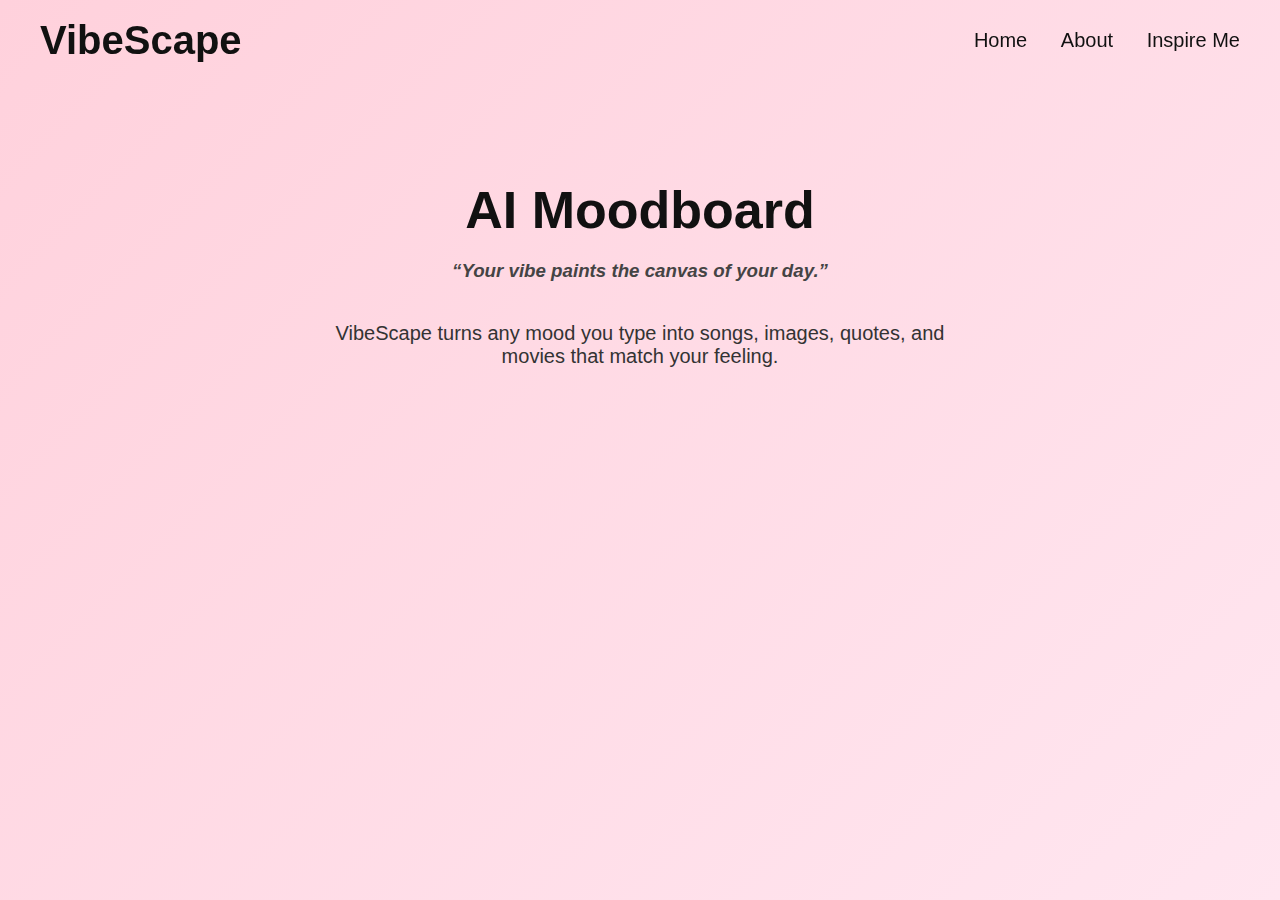
<file: index.html>
<!DOCTYPE html>
<html lang="en">
<head>
  <meta charset="UTF-8" />
  <title>VibeScape | AI Moodboard</title>
  <style>
    :root {
      --grad-start: #ffd1dc;
      --grad-end: #ffe6f0;
      --text: #111;
    }

    * {
      box-sizing: border-box;
      margin: 0;
      padding: 0;
    }

    body {
      font-family: 'Segoe UI', sans-serif;
      color: var(--text);
      background: linear-gradient(135deg, var(--grad-start), var(--grad-end));
      text-align: center;
      padding: 80px 20px;
      min-height: 100vh;
      animation: fadeIn 1.2s ease-in;
    }

    nav {
      position: fixed;
      top: 0;
      left: 0;
      right: 0;
      display: flex;
      justify-content: space-between;
      align-items: center;
      padding: 18px 40px;
      background: transparent;
      font-size: 20px;
    }

    nav a {
      color: var(--text);
      text-decoration: none;
      margin-left: 28px;
      transition: 0.3s;
    }

    nav a:hover {
      color: #555;
    }

    nav h1 {
      font-weight: bold;
      animation: dropDown 1s ease-out;
    }

    h2 {
      font-size: 52px;
      margin-bottom: 20px;
      animation: dropDown 1s ease-out;
    }

    h3 {
      font-style: italic;
      color: #444;
      margin-bottom: 40px;
      animation: fadeUp 1.4s ease-in;
    }

    p.desc {
      font-size: 20px;
      color: #333;
      max-width: 650px;
      margin: 0 auto 60px;
      animation: fadeUp 1.6s ease-in;
    }

    .input-wrap {
      display: flex;
      flex-direction: column;
      align-items: center;
      gap: 18px;
      animation: blurIn 1.8s ease-out forwards;
      filter: blur(8px);
      opacity: 0;
    }

    input {
      width: 60%;
      max-width: 420px;
      padding: 14px 20px;
      font-size: 16px;
      border: 1px solid #ccc;
      border-radius: 12px;
      background: #fff;
      color: #000;
    }

    button {
      padding: 14px 34px;
      font-size: 18px;
      font-weight: bold;
      background: #ff99bb;
      color: #000;
      border: none;
      border-radius: 25px;
      cursor: pointer;
      transition: 0.3s;
    }

    button:hover {
      background: #ff80aa;
    }

    /* ---------- Animations ---------- */
    @keyframes fadeIn {
      from { opacity: 0; }
      to   { opacity: 1; }
    }

    @keyframes fadeUp {
      from { opacity: 0; transform: translateY(30px); }
      to   { opacity: 1; transform: translateY(0); }
    }

    @keyframes dropDown {
      from { opacity: 0; transform: translateY(-40px); }
      to   { opacity: 1; transform: translateY(0); }
    }

    @keyframes blurIn {
      0%   { filter: blur(8px); opacity: 0; }
      100% { filter: blur(0); opacity: 1; }
    }
  </style>
</head>
<body>
  <!-- Navbar -->
  <nav>
    <h1>VibeScape</h1>
    <div>
      <a href="#">Home</a>
      <a href="#">About</a>
      <a href="#">Inspire Me</a>
    </div>
  </nav>

  <!-- Hero -->
  <section style="margin-top:100px">
    <h2>AI Moodboard</h2>
    <h3>“Your vibe paints the canvas of your day.”</h3>
    <p class="desc">
      VibeScape turns any mood you type into songs, images, quotes, and movies that match your feeling.
    </p>

    <div class="input-wrap">
      <label for="moodInput"><strong>Tell me your mood:</strong></label>
      <input id="moodInput" type="text" placeholder="e.g., calm night, heartbreak, hopeful morning" />
      <button onclick="submitMood()">Generate Vibe</button>
    </div>
  </section>

  <script>
    function submitMood() {
      const mood = document.getElementById('moodInput').value.trim();
      if (!mood) {
        alert('Please enter your mood');
        return;
      }
      localStorage.setItem('userMood', mood);
      location.href = 'mood.html';
    }
  </script>
</body>
</html>
</file>
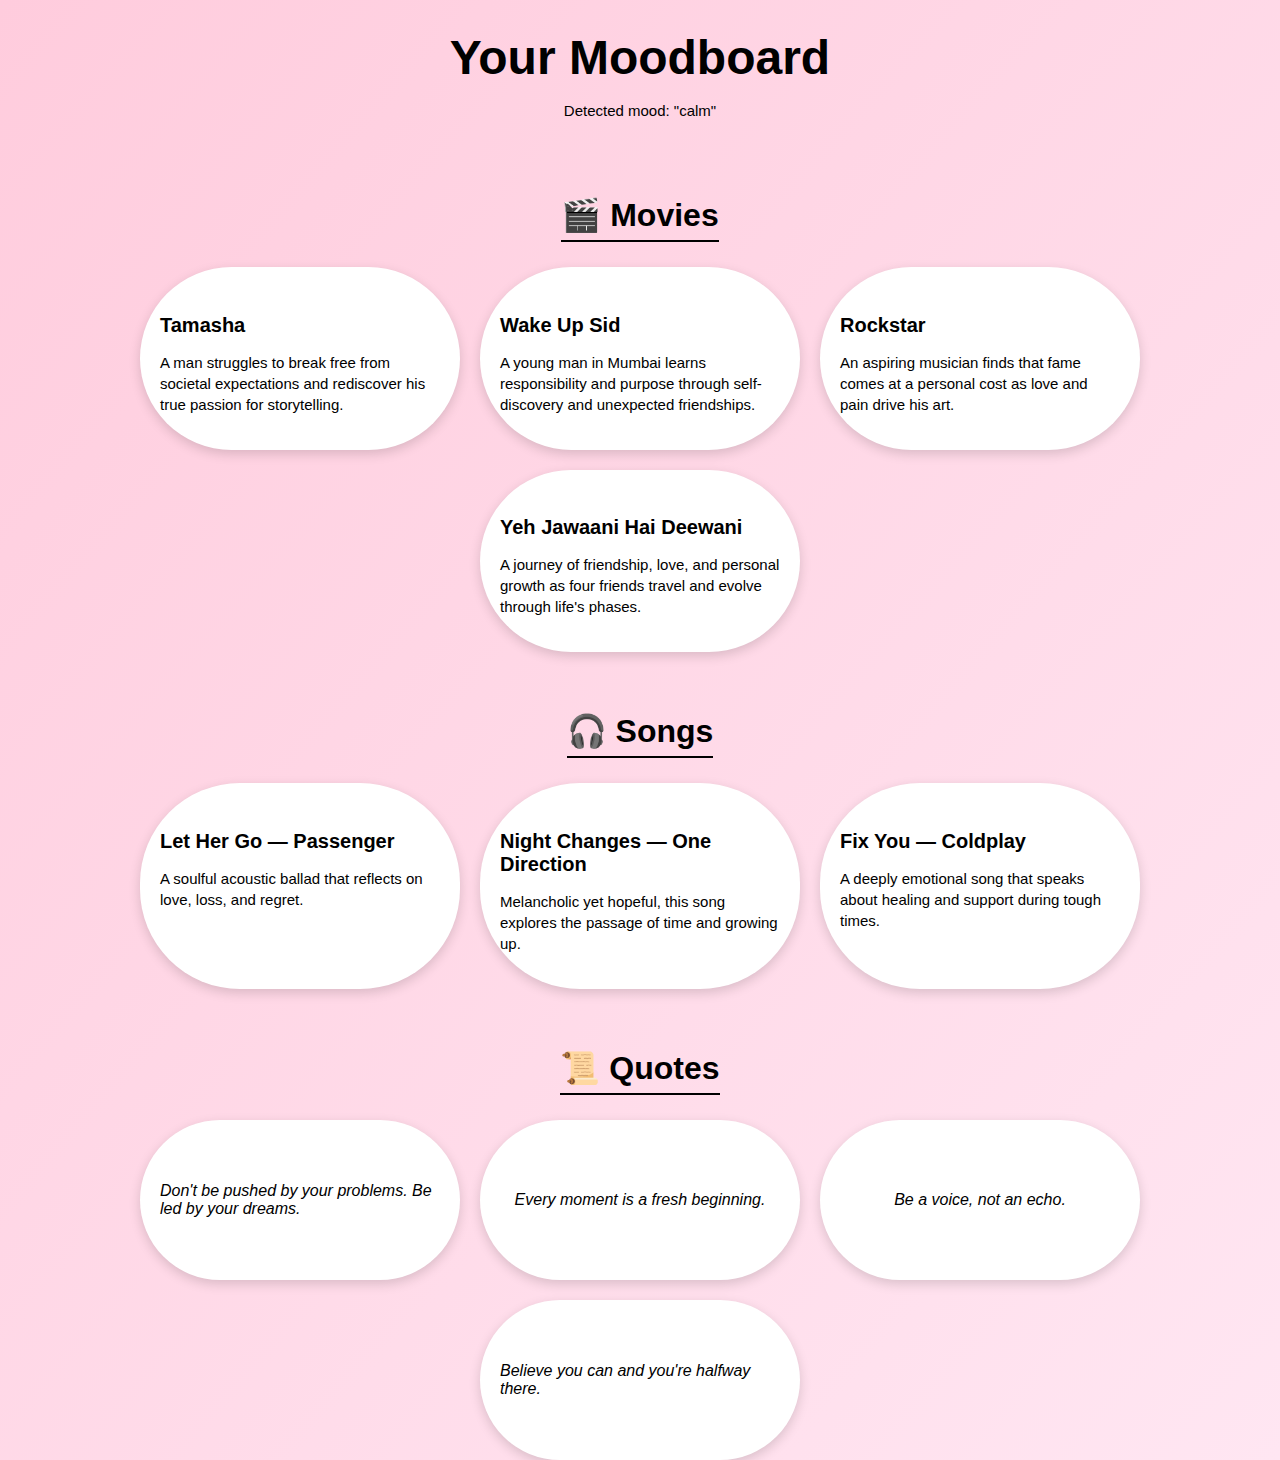
<file: mood.html>
<!DOCTYPE html>
<html lang="en">
<head>
  <meta charset="UTF-8" />
  <meta name="viewport" content="width=device-width, initial-scale=1.0" />
  <title>VibeScape | Your Mood Results</title>
  <style>
    body {
      margin: 0;
      padding: 0;
      font-family: 'Segoe UI', sans-serif;
      background: linear-gradient(to bottom right, #ffccdd, #ffe6f2);
      color: #000;
      text-align: center;
      overflow-x: hidden;
      animation: fadeIn 1.5s ease;
    }

    h1 {
      font-size: 48px;
      margin: 30px 0 10px;
      animation: dropIn 1s ease;
    }

    h2 {
      font-size: 32px;
      margin: 60px 0 25px;
      border-bottom: 2px solid #000;
      display: inline-block;
      padding-bottom: 6px;
      animation: dropIn 1s ease;
    }

    .cards {
      display: flex;
      flex-wrap: wrap;
      justify-content: center;
      gap: 20px;
      padding: 0 20px;
    }

    .card, .quote-box {
      background: #fff;
      color: #000;
      border-radius: 100px;
      box-shadow: 0 4px 12px rgba(0, 0, 0, 0.15);
      width: 280px;
      padding: 20px;
      text-align: left;
      animation: blurToClear 1.2s ease;
    }

    .quote-box {
      font-style: italic;
      display: flex;
      align-items: center;
      justify-content: center;
      height: 120px;
    }

    @keyframes dropIn {
      from { opacity: 0; transform: translateY(-40px); }
      to { opacity: 1; transform: translateY(0); }
    }

    @keyframes fadeIn {
      from { opacity: 0; }
      to { opacity: 1; }
    }

    @keyframes blurToClear {
      from {
        filter: blur(10px);
        transform: scale(0.9);
        opacity: 0;
      }
      to {
        filter: blur(0);
        transform: scale(1);
        opacity: 1;
      }
    }

    h4 {
      margin-bottom: 8px;
      font-size: 20px;
    }

    p {
      font-size: 15px;
      line-height: 1.4;
    }
  </style>
</head>
<body>

  <h1>Your Moodboard</h1>
  <p id="moodLine">Loading mood...</p>

  <!-- Movies -->
  <h2>🎬 Movies</h2>
  <div class="cards" id="movies"></div>

  <!-- Songs -->
  <h2>🎧 Songs</h2>
  <div class="cards" id="songs"></div>

  <!-- Quotes -->
  <h2>📜 Quotes</h2>
  <div class="cards" id="quotes"></div>

<script>
// ---------------- Mood Text -----------------
const mood = localStorage.getItem('userMood') || 'calm';
document.getElementById('moodLine').textContent = `Detected mood: "${mood}"`;

// ---------------- Movies -----------------
const movies = [
  { 
    title: 'Tamasha', 
    desc: 'A man struggles to break free from societal expectations and rediscover his true passion for storytelling.' 
  },
  { 
    title: 'Wake Up Sid', 
    desc: 'A young man in Mumbai learns responsibility and purpose through self-discovery and unexpected friendships.' 
  },
  { 
    title: 'Rockstar', 
    desc: 'An aspiring musician finds that fame comes at a personal cost as love and pain drive his art.' 
  },
  { 
    title: 'Yeh Jawaani Hai Deewani', 
    desc: 'A journey of friendship, love, and personal growth as four friends travel and evolve through life\'s phases.' 
  }
];

const mvWrap = document.getElementById('movies');
movies.forEach(m => {
  mvWrap.innerHTML += `
    <div class="card">
      <h4>${m.title}</h4>
      <p>${m.desc}</p>
    </div>`;
});

// ---------------- Songs (Static Mood-Based Info) -----------------
const songs = [
  { 
    title: 'Let Her Go', 
    artist: 'Passenger', 
    desc: 'A soulful acoustic ballad that reflects on love, loss, and regret.' 
  },
  { 
    title: 'Night Changes', 
    artist: 'One Direction', 
    desc: 'Melancholic yet hopeful, this song explores the passage of time and growing up.' 
  },
  { 
    title: 'Fix You', 
    artist: 'Coldplay', 
    desc: 'A deeply emotional song that speaks about healing and support during tough times.' 
  }
];

const songsWrap = document.getElementById('songs');
songs.forEach(s => {
  songsWrap.innerHTML += `
    <div class="card">
      <h4>${s.title} — ${s.artist}</h4>
      <p>${s.desc}</p>
    </div>`;
});

// ---------------- Quotes -----------------
const quotes = [
  "Every moment is a fresh beginning.",
  "Believe you can and you're halfway there.",
  "Your vibe attracts your tribe.",
  "Turn your wounds into wisdom.",
  "Be a voice, not an echo.",
  "Don't be pushed by your problems. Be led by your dreams.",
  "Happiness is a direction, not a place.",
];

const quoteWrap = document.getElementById('quotes');
quotes.sort(() => 0.5 - Math.random()).slice(0, 4).forEach(q => {
  quoteWrap.innerHTML += `<div class="quote-box">${q}</div>`;
});
</script>

</body>
</html>
</file>
